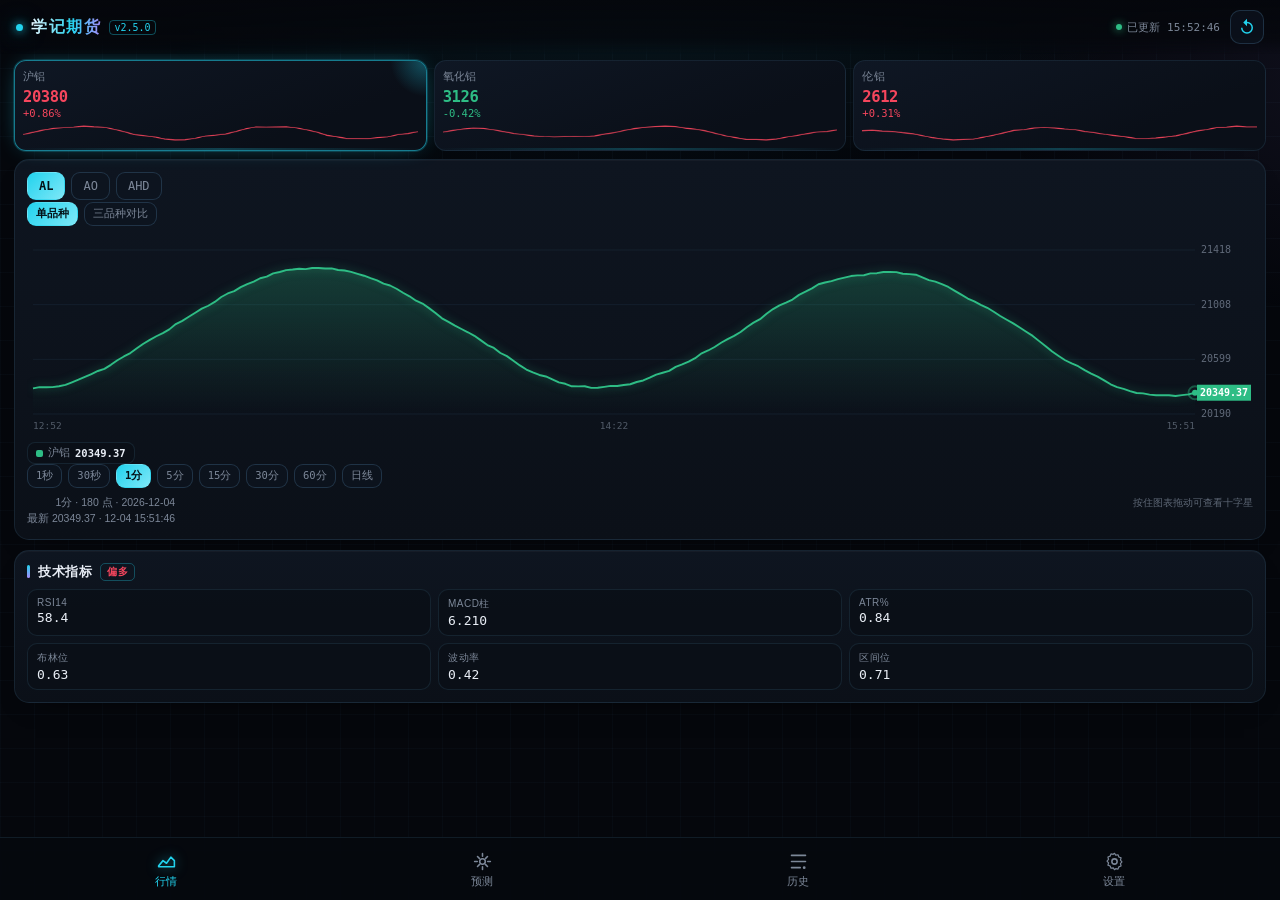
<file: android/app/src/main/assets/index.html>
<!DOCTYPE html>
<html lang="zh-CN">
<head>
<meta charset="utf-8">
<meta name="viewport" content="width=device-width,initial-scale=1,viewport-fit=cover,user-scalable=no">
<meta name="theme-color" content="#05070C" id="themeColor">
<title>学记期货 · 趋势预测</title>
<script>
/* 首屏前先定主题，避免白/黑闪烁 */
(function () {
  var t = (location.search.match(/[?&]theme=(dark|light)/) || [])[1];
  if (!t) {
    try { t = JSON.parse(window.Native ? Native.settings() : '{"theme":"dark"}').theme; } catch (e) { }
  }
  if (t === 'light') document.documentElement.classList.add('light');
})();
</script>
<link rel="stylesheet" href="app.css">
</head>
<body>
<div id="app">

  <header class="hdr">
    <div class="brand">
      <span class="brand-dot"></span>
      <b>学记期货</b>
      <i id="brandVer">v2</i>
    </div>
    <div class="hdr-right">
      <span id="live" class="live"><span class="live-dot"></span>初始化</span>
      <button id="btnRefresh" class="icon-btn" aria-label="刷新数据">
        <svg viewBox="0 0 24 24" width="18" height="18"><path d="M12 5V1L7 6l5 5V7a6 6 0 1 1-6 6H4a8 8 0 1 0 8-8z" fill="currentColor"/></svg>
      </button>
    </div>
  </header>

  <main id="main">

    <!-- ============ 行情 ============ -->
    <section class="view active" id="v-market">
      <div class="cards" id="quoteCards"></div>

      <div class="panel">
        <div class="chips" id="prodChips"></div>
        <div class="chips small" id="modeChips"></div>
        <div class="chart-wrap">
          <canvas id="chart"></canvas>
          <div class="chart-empty" id="chartEmpty">等待数据…<br><span class="muted" style="font-size:11px">本地无该周期K线，正在自动同步</span></div>
        </div>
        <div class="chart-legend" id="chartLegend"></div>
        <div class="chips small" id="periodChips"></div>
        <div class="chart-foot">
          <span class="muted" id="chartMeta">—</span>
          <span class="chart-tip">按住图表拖动可查看十字星</span>
        </div>
      </div>

      <div class="panel">
        <div class="panel-title">技术指标 <span id="indBias" class="tag">—</span></div>
        <div class="ind-grid" id="indGrid"></div>
      </div>

      <div class="server-compare" id="serverCompare" hidden></div>
    </section>

    <!-- ============ 预测 ============ -->
    <section class="view" id="v-forecast">
      <div class="hero" id="hero">
        <div class="hero-label">综合结论</div>
        <div class="hero-main" id="heroMain">—</div>
        <div class="hero-meter"><div class="hero-meter-fill" id="heroFill"></div></div>
        <div class="hero-sub">
          <span id="heroScore">评分 —</span>
          <span id="heroPrice">—</span>
        </div>
        <div class="hero-rec" id="heroRec">—</div>
      </div>

      <div class="panel">
        <div class="row-between">
          <div class="panel-title">七周期方向（量化模型）</div>
          <button id="btnPredict" class="btn ghost">更新预测</button>
        </div>
        <div class="prog-wrap" id="predProgWrap" hidden>
          <div class="prog"><i id="predProgBar"></i></div>
          <div class="prog-meta">
            <span id="predProgText">准备刷新…</span>
            <span id="predProgPct">0%</span>
          </div>
        </div>
        <div class="hint" id="predInfo">整分钟自动更新短线四档（1/5/15/30 分钟），整点全量重算七档。</div>
        <div class="hz-grid" id="hzGrid"></div>
      </div>

      <div class="panel">
        <div class="row-between">
          <div class="panel-title">大模型多周期趋势</div>
          <button id="btnLlm" class="btn ghost">生成分析</button>
        </div>
        <div id="llmBox" class="llm">
          <div class="muted">在「设置」填写模型 API Key 后，可让大模型基于历史数据给出 1分钟 / 5分钟 / 15分钟 / 30分钟 / 4小时 / 8小时 / 1天 七个周期的趋势建议与目标区间。</div>
        </div>
      </div>
    </section>

    <!-- ============ 历史 ============ -->
    <section class="view" id="v-history">
      <div class="stat-row" id="statRow"></div>
      <div class="chips" id="histChips"></div>
      <div id="histList" class="hist-list"></div>
    </section>

    <!-- ============ 设置 ============ -->
    <section class="view" id="v-settings">

      <div class="panel">
        <div class="panel-title">界面风格</div>
        <div class="field-label">配色模式</div>
        <div class="chips" id="themeChips"></div>
        <div class="hint">白天模式适合户外强光下查看，切换后立即生效并记住选择。</div>
      </div>

      <div class="panel">
        <div class="panel-title">数据刷新</div>
        <div class="field-label">自动刷新间隔（后台持续采集）</div>
        <div class="chips" id="intervalChips"></div>
        <div class="hint">曲线与预测保存在手机本地，断网也能查看历史。</div>
      </div>

      <div class="panel">
        <div class="panel-title">大模型</div>
        <div class="field-label">API 地址（OpenAI 兼容）</div>
        <input id="llmBase" class="input" placeholder="https://api.deepseek.com/v1" autocapitalize="off" spellcheck="false">
        <div class="field-label">模型名称</div>
        <input id="llmModel" class="input" placeholder="deepseek-chat" autocapitalize="off" spellcheck="false">
        <div class="field-label">API Key <span id="llmMask" class="muted"></span></div>
        <input id="llmKey" class="input" type="password" placeholder="留空表示不修改" autocapitalize="off" spellcheck="false">
        <div class="row-btns">
          <button class="btn ghost" id="btnLlmClear">清除 Key</button>
          <button class="btn" id="btnLlmSave">保存</button>
        </div>
        <div class="hint">Key 仅存于本机并用系统密钥库加密。填写自定义 API 地址时，行情提示词与 API Key 会发送到该地址，请仅使用可信的 HTTPS 服务；默认仅发往 api.deepseek.com。</div>
      </div>

      <div class="panel">
        <div class="panel-title">应用更新</div>
        <div class="field-label">Gitee 个人令牌 <span id="gtMask" class="muted"></span></div>
        <input id="giteeToken" class="input" type="password" placeholder="私有仓库发行版需要令牌" autocapitalize="off" spellcheck="false">
        <div class="hint">更新源固定为 Gitee（首要源）：读取发行版与下载安装包都需令牌，令牌仅存本机。</div>
        <div class="row-btns">
          <button class="btn ghost" id="btnUpdateCheck">检查更新</button>
          <button class="btn" id="btnUpdateInstall" disabled>立即更新</button>
        </div>
        <div class="prog-wrap" id="updProgWrap" hidden>
          <div class="prog"><i id="updProgBar"></i></div>
          <div class="prog-meta">
            <span id="updProgText">准备下载…</span>
            <span id="updProgPct">0%</span>
          </div>
        </div>
        <div class="upd-info" id="updInfo"></div>
      </div>

      <div class="panel">
        <div class="panel-title">服务端对照</div>
        <div class="field-label">服务端地址（WSL 本机 FastAPI）</div>
        <input id="serverBase" class="input" value="http://127.0.0.1:8000" placeholder="http://127.0.0.1:8000" autocapitalize="off" spellcheck="false" autocomplete="off">
        <label class="chk server-toggle"><input type="checkbox" id="serverOn"><span>开启服务端数据：行情 / 预测取自服务端，用于双端对比</span></label>
        <div class="row-btns">
          <button class="btn ghost" id="btnServerTest">测试连接</button>
        </div>
        <div class="server-state" id="serverState">未开启</div>
        <div class="hint">WSL 本机 FastAPI，开启后行情 / 预测取自服务端用于双端对比，连不上自动回退本地。</div>
      </div>

      <div class="panel">
        <div class="panel-title">数据库同步（手机 ↔ 服务端）</div>
        <div class="field-label">服务端地址（电脑局域网 / WSL 后端）</div>
        <input id="dbServerBase" class="input" value="http://127.0.0.1:8000" placeholder="http://127.0.0.1:8000" autocapitalize="off" spellcheck="false" autocomplete="off">
        <div class="row-btns">
          <button class="btn" id="btnDbSync">与服务端同步</button>
          <button class="btn ghost" id="btnDbTest">测试连接</button>
        </div>
        <div class="row-btns">
          <button class="btn ghost danger" id="btnDbRebuild">重建本地数据库</button>
        </div>
        <div class="prog-wrap" id="dbProgWrap" hidden>
          <div class="prog"><i id="dbProgBar"></i></div>
          <div class="prog-meta">
            <span id="dbProgText">准备同步…</span>
            <span id="dbProgPct">0%</span>
          </div>
        </div>
        <div class="server-state" id="dbInfo">尚未同步</div>
        <div class="hint">
          手机需填 <b>http://&lt;电脑局域网IP&gt;:8000</b>（127.0.0.1 只指向手机自己，连不到电脑）；
          WSL 服务端须以 <b>0.0.0.0</b> 启动并配置 <b>Windows 端口转发</b>（netsh interface portproxy），
          手机与电脑需在同一局域网。地址保存在本机；「测试连接」只配置地址，<b>不会开启服务端对照</b>。
          同步是<b>双向增量</b>：下拉把服务端历史补到本地、上推把本地周期线回传服务端，
          单批失败自动跳过，<b>不影响本地离线使用</b>。
          「重建本地数据库」会清空本地 K 线并从预置库重新导入（ticks / 预测记录保留），需二次确认。
        </div>
        <div id="dbDiag"></div>
      </div>

      <div class="panel">
        <div class="panel-title">本地数据</div>
        <div class="stat-row tight two" id="dataStats"></div>
        <div class="row-btns">
          <button class="btn" id="btnSyncHistory">同步历史数据</button>
        </div>
        <label class="chk"><input type="checkbox" id="chkForceResync"><span>强制全量重写近 7 天（数据错乱时再勾）</span></label>
        <div class="prog-wrap" id="syncProgWrap" hidden>
          <div class="prog"><i id="syncProgBar"></i></div>
          <div class="prog-meta">
            <span id="syncProgText">准备同步…</span>
            <span id="syncProgPct">0%</span>
          </div>
        </div>
        <div class="hint" id="syncInfo">同步先体检最近 7 天完整性，再增量同步到最新（日线回溯 180 天）：逐根比对源站与本地，缺失或整段被清空就回补，无缺失才走增量。源站每周期最多 1023 根（1 分钟线约 2 个交易日），补不到的会如实标出覆盖起点；秒级只能本机采集。</div>
        <div class="row-btns">
          <button class="btn ghost danger" id="btnClearFc">清空预测记录</button>
        </div>
      </div>

      <div class="panel about">
        <div class="about-row"><span>应用</span><b>学记期货</b></div>
        <div class="about-row"><span>版本</span><b id="aboutVer">—</b></div>
        <div class="about-row"><span>数据源</span><span>新浪公开行情</span></div>
        <div class="about-row"><span>存储</span><span>手机本地 SQLite</span></div>
        <p class="disclaimer">本应用为量化统计研究与可视化演示，所有预测与建议均不构成投资建议。期货交易有杠杆风险，请自行判断并控制仓位。</p>
      </div>
    </section>

  </main>

  <nav class="tabbar">
    <button class="tab active" data-tab="market">
      <svg viewBox="0 0 24 24"><path d="M3 17l5-6 4 3 5-7 4 4v7H3z" fill="none" stroke="currentColor" stroke-width="1.8" stroke-linejoin="round"/></svg>
      <span>行情</span>
    </button>
    <button class="tab" data-tab="forecast">
      <svg viewBox="0 0 24 24"><path d="M12 3v3m0 12v3M3 12h3m12 0h3M6.3 6.3l2.1 2.1m7.2 7.2l2.1 2.1m0-11.4l-2.1 2.1M8.4 15.6l-2.1 2.1" stroke="currentColor" stroke-width="1.8" stroke-linecap="round"/><circle cx="12" cy="12" r="3.2" fill="none" stroke="currentColor" stroke-width="1.8"/></svg>
      <span>预测</span>
    </button>
    <button class="tab" data-tab="history">
      <svg viewBox="0 0 24 24"><path d="M4 5h16M4 12h16M4 19h10" stroke="currentColor" stroke-width="1.8" stroke-linecap="round"/><circle cx="18.5" cy="19" r="1.6" fill="currentColor"/></svg>
      <span>历史</span>
    </button>
    <button class="tab" data-tab="settings">
      <svg viewBox="0 0 24 24"><circle cx="12" cy="12" r="3" fill="none" stroke="currentColor" stroke-width="1.8"/><path d="M12 2.6l1.4 2.2 2.6-.5 1 2.6 2.5 1-.7 2.6 1.7 2-1.7 2 .7 2.6-2.5 1-1 2.6-2.6-.5L12 21.4l-1.4-2.2-2.6.5-1-2.6-2.5-1 .7-2.6-1.7-2 1.7-2-.7-2.6 2.5-1 1-2.6 2.6.5z" fill="none" stroke="currentColor" stroke-width="1.4" stroke-linejoin="round"/></svg>
      <span>设置</span>
    </button>
  </nav>

  <div class="toast" id="toast"></div>
</div>
<script src="app.js"></script>
</body>
</html>
</file>
<file: android/app/src/main/assets/app.css>
:root {
  --bg: #05070c;
  --panel: #0b1018;
  --panel2: #0e1520;
  --line: rgba(120, 200, 255, .10);
  --line2: rgba(120, 200, 255, .18);
  --text: #e8edf5;
  --muted: #7c8798;
  --cyan: #22d3ee;
  --violet: #a78bfa;
  --up: #f6465d;
  --down: #2ebd85;
  --flat: #8b95a6;
  --mono: ui-monospace, "SF Mono", "Cascadia Mono", Menlo, Consolas, monospace;

  /* 主题相关表面色 */
  --card-from: #0f1724;
  --card-to: #0a0f18;
  --inner: rgba(10, 16, 24, .9);
  --chip-bg: rgba(14, 21, 32, .7);
  --input-bg: rgba(4, 8, 14, .85);
  --hdr-bg: rgba(5, 7, 12, .96);
  --hdr-bg2: rgba(5, 7, 12, .74);
  --tab-bg: rgba(6, 9, 15, .92);
  --toast-bg: rgba(12, 19, 30, .96);
  --grid-line: rgba(120, 200, 255, .028);
  --glow1: rgba(34, 211, 238, .11);
  --glow2: rgba(167, 139, 250, .08);
  --hero-from: #0d1522;
  --hero-to: #080d14;
  --on-accent: #041016;
  --hero-text: #c6cedb;
  --llm-text: #c9d2df;
  --reason: #9fabbd;
  --hint: #6d7788;
  --brand: #eaf6ff;
  --shadow: 0 1px 0 rgba(255, 255, 255, .03) inset, 0 12px 30px -22px rgba(0, 0, 0, .9);
  --bar-track: rgba(255, 255, 255, .07);
}

/* 白天模式：白底 + 深字，青/紫点缀压暗以保证对比度 */
html.light {
  --bg: #eef2f7;
  --panel: #ffffff;
  --panel2: #f8fbff;
  --line: rgba(15, 60, 110, .10);
  --line2: rgba(15, 60, 110, .20);
  --text: #0d1a2b;
  --muted: #5f7086;
  --cyan: #0b8299;
  --violet: #6d4fe0;
  --up: #d92d20;
  --down: #0e8f52;
  --flat: #5b6b80;

  --card-from: #ffffff;
  --card-to: #f0f5fb;
  --inner: #ffffff;
  --chip-bg: rgba(255, 255, 255, .92);
  --input-bg: #ffffff;
  --hdr-bg: rgba(238, 242, 247, .96);
  --hdr-bg2: rgba(238, 242, 247, .80);
  --tab-bg: rgba(255, 255, 255, .95);
  --toast-bg: rgba(255, 255, 255, .98);
  --grid-line: rgba(15, 60, 110, .05);
  --glow1: rgba(34, 211, 238, .20);
  --glow2: rgba(109, 79, 224, .10);
  --hero-from: #ffffff;
  --hero-to: #eef5fc;
  --on-accent: #ffffff;
  --hero-text: #24313f;
  --llm-text: #24313f;
  --reason: #475569;
  --hint: #7a8797;
  --brand: #0b3a5c;
  --shadow: 0 1px 0 rgba(255, 255, 255, .9) inset, 0 10px 26px -22px rgba(15, 60, 110, .55);
  --bar-track: rgba(15, 60, 110, .10);
}

* { box-sizing: border-box; -webkit-tap-highlight-color: transparent; }

html, body {
  margin: 0;
  padding: 0;
  width: 100%;
  overflow-x: hidden;
  background: var(--bg);
  color: var(--text);
  font-family: -apple-system, BlinkMacSystemFont, "PingFang SC", "Noto Sans CJK SC",
               "Microsoft YaHei", sans-serif;
  font-size: 14px;
  -webkit-font-smoothing: antialiased;
  overscroll-behavior-y: contain;
}

body::before {
  content: "";
  position: fixed;
  inset: 0;
  pointer-events: none;
  background:
    radial-gradient(900px 500px at 50% -12%, var(--glow1), transparent 62%),
    radial-gradient(700px 420px at 110% 8%, var(--glow2), transparent 60%),
    linear-gradient(var(--grid-line) 1px, transparent 1px),
    linear-gradient(90deg, var(--grid-line) 1px, transparent 1px);
  background-size: auto, auto, 34px 34px, 34px 34px;
  z-index: 0;
}

#app { position: relative; z-index: 1; }

/* ---------- header ---------- */
.hdr {
  position: sticky;
  top: 0;
  z-index: 20;
  display: flex;
  align-items: center;
  justify-content: space-between;
  padding: calc(env(safe-area-inset-top) + 10px) 16px 10px;
  background: linear-gradient(180deg, var(--hdr-bg), var(--hdr-bg2) 70%, transparent);
  backdrop-filter: blur(12px);
}

.brand { display: flex; align-items: center; gap: 8px; }
.brand b {
  font-size: 16px;
  letter-spacing: .10em;
  font-weight: 700;
  background: linear-gradient(92deg, var(--brand), var(--cyan) 58%, var(--violet));
  -webkit-background-clip: text;
  background-clip: text;
  color: transparent;
}
.brand em {
  font-style: normal;
  font-size: 9px;
  letter-spacing: .16em;
  color: var(--muted);
  font-family: var(--mono);
  transform: translateY(1px);
}
.brand i {
  font-style: normal;
  font-size: 10px;
  color: var(--cyan);
  border: 1px solid rgba(34, 211, 238, .35);
  border-radius: 4px;
  padding: 1px 4px;
  font-family: var(--mono);
}
.brand-dot {
  width: 7px; height: 7px; border-radius: 50%;
  background: var(--cyan);
  box-shadow: 0 0 10px var(--cyan), 0 0 22px rgba(34, 211, 238, .55);
  animation: pulse 2.4s infinite;
}
@keyframes pulse { 0%, 100% { opacity: 1; } 50% { opacity: .35; } }

.hdr-right { display: flex; align-items: center; gap: 10px; }
.live {
  display: inline-flex; align-items: center; gap: 5px;
  font-size: 11px; color: var(--muted);
  font-family: var(--mono);
}
.live-dot {
  width: 6px; height: 6px; border-radius: 50%;
  background: var(--flat);
}
.live.ok .live-dot { background: var(--down); box-shadow: 0 0 8px var(--down); }
.live.err .live-dot { background: var(--up); box-shadow: 0 0 8px var(--up); }

.icon-btn {
  width: 34px; height: 34px;
  display: grid; place-items: center;
  border-radius: 10px;
  border: 1px solid var(--line2);
  background: var(--chip-bg);
  color: var(--cyan);
  padding: 0;
}
.icon-btn:active { transform: scale(.94); }
.icon-btn.spin svg { animation: spin .9s linear infinite; }
@keyframes spin { to { transform: rotate(360deg); } }

/* ---------- layout ---------- */
main {
  padding: 2px 14px calc(80px + env(safe-area-inset-bottom));
}
.view { display: none; padding-top: 2px; animation: fade .22s ease; }
.view.active { display: block; }
@keyframes fade { from { opacity: 0; transform: translateY(6px); } to { opacity: 1; transform: none; } }

.panel {
  min-width: 0;
  background: linear-gradient(180deg, var(--panel2), var(--panel));
  border: 1px solid var(--line);
  border-radius: 15px;
  padding: 12px;
  margin-bottom: 10px;
  box-shadow: var(--shadow);
}
.panel-title {
  font-size: 13px;
  font-weight: 600;
  letter-spacing: .04em;
  margin-bottom: 8px;
  display: flex;
  align-items: center;
  gap: 8px;
}
.panel-title::before {
  content: "";
  width: 3px; height: 13px;
  border-radius: 2px;
  background: linear-gradient(180deg, var(--cyan), var(--violet));
}
.row-between { display: flex; align-items: center; justify-content: space-between; gap: 10px; }
.row-btns { display: flex; gap: 10px; margin-top: 12px; }
.row-btns .btn { flex: 1; }
.muted { color: var(--muted); font-size: 12px; }

/* ---------- quote cards：三品种一屏并排 ---------- */
.cards {
  display: grid;
  grid-template-columns: repeat(3, minmax(0, 1fr));
  gap: 7px;
  padding: 2px 0 8px;
}

.qcard {
  min-width: 0;
  background: linear-gradient(160deg, var(--card-from), var(--card-to) 72%);
  border: 1px solid var(--line);
  border-radius: 12px;
  padding: 9px 8px 8px;
  position: relative;
  overflow: hidden;
}
.qcard.active {
  border-color: rgba(34, 211, 238, .55);
  box-shadow: 0 0 0 1px rgba(34, 211, 238, .18), 0 0 24px -10px rgba(34, 211, 238, .7);
}
.qcard.active::after {
  content: "";
  position: absolute; top: 0; right: 0;
  width: 36px; height: 36px;
  background: radial-gradient(circle at 100% 0, rgba(34, 211, 238, .35), transparent 70%);
}
.qcard .qname {
  font-size: 10.5px; color: var(--muted); letter-spacing: .02em;
  white-space: nowrap; overflow: hidden; text-overflow: ellipsis;
}
.qcard .qprice {
  font-family: var(--mono);
  font-size: 15.5px;
  font-weight: 600;
  margin: 4px 0 1px;
  letter-spacing: -.4px;
  white-space: nowrap;
}
.qcard .qchg { font-family: var(--mono); font-size: 10.5px; }
.qcard .qspark { height: 18px; margin-top: 5px; width: 100%; display: block; opacity: .92; }
.qcard .qbar {
  position: absolute; left: 0; bottom: 0; height: 2px; width: 100%;
  background: linear-gradient(90deg, transparent, rgba(34, 211, 238, .5), transparent);
  opacity: .5;
}

.up { color: var(--up); }
.down { color: var(--down); }
.flat { color: var(--flat); }

/* ---------- chips ---------- */
.chips { display: flex; gap: 6px; overflow-x: auto; scrollbar-width: none; padding-bottom: 2px; }
.chips::-webkit-scrollbar { display: none; }
.chip {
  flex: 0 0 auto;
  border: 1px solid var(--line2);
  background: var(--chip-bg);
  color: var(--muted);
  border-radius: 9px;
  padding: 6px 11px;
  font-size: 12px;
  font-family: var(--mono);
  transition: .16s;
}
.chip.on {
  color: var(--on-accent);
  background: linear-gradient(135deg, var(--cyan), #7ee7f7);
  border-color: transparent;
  font-weight: 600;
}
html.light .chip.on {
  background: linear-gradient(135deg, var(--cyan), #37c2d8);
  color: #ffffff;
}
.chips.small .chip { padding: 4px 8px; font-size: 10.5px; }

/* ---------- chart ---------- */
.chart-wrap { position: relative; margin: 8px 0 2px; height: 200px; }
#chart {
  width: 100%; height: 200px; display: block;
  touch-action: none;          /* 十字星需要完整的手势事件 */
  cursor: crosshair;
}
.chart-empty {
  position: absolute; inset: 0;
  display: grid; place-items: center;
  color: var(--muted); font-size: 12px;
  pointer-events: none;
}
.chart-foot {
  margin-top: 5px; line-height: 1.4;
  display: flex; justify-content: space-between; align-items: baseline; gap: 8px;
}
.chart-foot .muted { font-size: 10.5px; text-align: right; line-height: 1.5; }
.chart-foot .cm-ok { color: var(--muted); }
.chart-foot .cm-warn { color: #f0a63c; font-weight: 600; }
html.light .chart-foot .cm-warn { color: #b96b00; }
.chart-tip { flex: 0 0 auto; font-size: 9.5px; color: var(--muted); opacity: .72; }

/* ---------- 图例 ---------- */
.chart-legend { display: flex; gap: 6px; margin-top: 6px; flex-wrap: wrap; }
.chart-legend .lg {
  display: inline-flex; align-items: center; gap: 5px;
  border: 1px solid var(--line); background: var(--inner);
  border-radius: 8px; padding: 3px 8px; color: var(--text);
  font-family: var(--mono); font-size: 10.5px;
}
.chart-legend .lg[disabled] { opacity: 1; }
.chart-legend .lg.off { opacity: .38; }
.chart-legend .lg i { width: 7px; height: 7px; border-radius: 2px; display: block; }
.chart-legend .lg-name { color: var(--muted); }
.chart-legend .lg-pct { font-weight: 600; }

/* ---------- indicators ---------- */
.ind-grid { display: grid; grid-template-columns: repeat(3, minmax(0, 1fr)); gap: 7px; }
.ind {
  background: var(--inner);
  border: 1px solid var(--line);
  border-radius: 10px;
  padding: 7px 9px;
}
.ind .k { font-size: 10px; color: var(--muted); letter-spacing: .05em; }
.ind .v {
  font-family: var(--mono); font-size: 13px; margin-top: 2px;
  white-space: nowrap; overflow: hidden; text-overflow: ellipsis;
}
.tag {
  font-size: 10px;
  color: var(--cyan);
  border: 1px solid rgba(34, 211, 238, .3);
  border-radius: 5px;
  padding: 1px 6px;
  font-family: var(--mono);
}

/* ---------- hero ---------- */
.hero {
  border-radius: 18px;
  padding: 18px 16px 16px;
  margin-bottom: 12px;
  background:
    radial-gradient(500px 200px at 8% 0, var(--glow1), transparent 60%),
    linear-gradient(165deg, var(--hero-from), var(--hero-to) 75%);
  border: 1px solid var(--line2);
  position: relative;
  overflow: hidden;
}
.hero::after {
  content: "";
  position: absolute; inset: 0;
  background: linear-gradient(180deg, transparent 60%, rgba(34, 211, 238, .05));
  pointer-events: none;
}
.hero-label { font-size: 11px; color: var(--muted); letter-spacing: .18em; }
.hero-main {
  font-size: 40px;
  font-weight: 700;
  letter-spacing: .04em;
  margin: 6px 0 12px;
  font-family: var(--mono);
}
.hero-meter {
  height: 5px; border-radius: 3px;
  background: var(--bar-track);
  overflow: hidden;
}
.hero-meter-fill {
  height: 100%; width: 50%;
  background: linear-gradient(90deg, var(--down), var(--flat), var(--up));
  border-radius: 3px;
  transition: width .4s ease;
}
.hero-sub {
  display: flex; justify-content: space-between;
  margin-top: 9px;
  font-family: var(--mono); font-size: 12px; color: var(--muted);
}
.hero-rec { margin-top: 12px; font-size: 12.5px; line-height: 1.65; color: var(--hero-text); }

/* ---------- horizon grid ---------- */
.hz-grid { display: grid; grid-template-columns: repeat(2, minmax(0, 1fr)); gap: 8px; }
.hz {
  border: 1px solid var(--line);
  border-radius: 12px;
  padding: 10px 11px;
  background: var(--inner);
}
.hz .h-top { display: flex; justify-content: space-between; align-items: baseline; }
.hz .h-label { font-size: 11px; color: var(--muted); }
.hz .h-dir { font-family: var(--mono); font-size: 13px; font-weight: 600; }
.hz .h-bar {
  height: 3px; border-radius: 2px; background: var(--bar-track);
  margin: 8px 0 6px; overflow: hidden;
}
.hz .h-bar i { display: block; height: 100%; border-radius: 2px; }
.hz .h-foot {
  display: flex; justify-content: space-between;
  font-family: var(--mono); font-size: 10.5px; color: var(--muted);
}

/* ---------- llm ---------- */
.llm { font-size: 13px; line-height: 1.7; color: var(--llm-text); }
.llm .llm-head {
  display: flex; align-items: center; gap: 8px; margin-bottom: 8px;
}
.llm .llm-dir { font-family: var(--mono); font-weight: 700; font-size: 15px; }
.llm .llm-sec { margin-top: 10px; }
.llm .llm-sec b { display: block; font-size: 11px; color: var(--muted); letter-spacing: .1em; margin-bottom: 4px; }
.llm ul { margin: 0; padding-left: 17px; }
.llm li { margin: 3px 0; }
.llm .raw {
  margin-top: 10px; padding: 10px; border-radius: 10px;
  background: var(--inner); border: 1px solid var(--line);
  font-size: 11.5px; color: var(--muted); white-space: pre-wrap; word-break: break-word;
  max-height: 190px; overflow: auto;
}

/* ---------- history ---------- */
.stat-row { display: grid; grid-template-columns: repeat(3, minmax(0, 1fr)); gap: 8px; margin-bottom: 12px; }
.stat-row.tight { margin-bottom: 4px; }
.stat-row.two { grid-template-columns: repeat(2, minmax(0, 1fr)); }
.stat {
  background: linear-gradient(180deg, var(--panel2), var(--panel));
  border: 1px solid var(--line);
  border-radius: 13px;
  padding: 11px;
  text-align: center;
}
.stat .k { font-size: 10px; color: var(--muted); letter-spacing: .06em; }
.stat .v { font-family: var(--mono); font-size: 18px; font-weight: 600; margin-top: 4px; }

.hist-list { margin-top: 10px; }
.hitem {
  border: 1px solid var(--line);
  background: var(--inner);
  border-radius: 13px;
  padding: 11px 12px;
  margin-bottom: 8px;
}
.hitem .h-row1 { display: flex; justify-content: space-between; align-items: center; }
.hitem .h-who { font-size: 12.5px; font-weight: 600; }
.hitem .h-who span { color: var(--muted); font-weight: 400; margin-left: 6px; font-family: var(--mono); font-size: 11px; }
.hitem .h-time { font-size: 10.5px; color: var(--muted); font-family: var(--mono); }
.hitem .h-row2 {
  display: flex; gap: 12px; flex-wrap: wrap;
  margin-top: 7px; font-family: var(--mono); font-size: 11.5px; color: var(--muted);
}
.hitem .h-reason {
  margin-top: 7px; font-size: 11.5px; color: var(--reason); line-height: 1.55;
  border-top: 1px dashed var(--line); padding-top: 7px;
}
.badge {
  font-size: 10px; font-family: var(--mono);
  border-radius: 5px; padding: 1px 6px; border: 1px solid;
}
.badge.hit { color: var(--down); border-color: rgba(46, 189, 133, .4); background: rgba(46, 189, 133, .1); }
.badge.miss { color: var(--up); border-color: rgba(246, 70, 93, .4); background: rgba(246, 70, 93, .1); }
.badge.wait { color: var(--muted); border-color: var(--line2); }
.badge.llm { color: var(--violet); border-color: rgba(167, 139, 250, .4); }

.empty {
  text-align: center; color: var(--muted); font-size: 12.5px;
  padding: 38px 0; line-height: 1.8;
}

/* ---------- settings ---------- */
.field-label { font-size: 11.5px; color: var(--muted); margin: 12px 0 6px; letter-spacing: .04em; }
.field-label:first-of-type { margin-top: 2px; }
.input {
  width: 100%;
  background: var(--input-bg);
  border: 1px solid var(--line2);
  border-radius: 10px;
  color: var(--text);
  padding: 11px 12px;
  font-size: 13px;
  font-family: var(--mono);
  outline: none;
}
.input:focus { border-color: rgba(34, 211, 238, .55); box-shadow: 0 0 0 3px rgba(34, 211, 238, .1); }
.hint { font-size: 11px; color: var(--hint); margin-top: 10px; line-height: 1.6; }

.btn {
  border: 1px solid transparent;
  border-radius: 10px;
  padding: 10px 16px;
  font-size: 13px;
  font-weight: 600;
  color: var(--on-accent);
  background: linear-gradient(135deg, var(--cyan), #86e9f8);
}
html.light .btn { background: linear-gradient(135deg, var(--cyan), #37c2d8); color: #ffffff; }
html.light .btn.ghost { background: #ffffff; color: var(--text); border-color: var(--line2); }
html.light .btn.danger { background: #ffffff; color: var(--up); border-color: rgba(217, 45, 32, .35); }
.btn:active { transform: scale(.98); }
.btn.ghost {
  background: var(--chip-bg);
  border-color: var(--line2);
  color: var(--text);
}
.btn.danger { color: var(--up); border-color: rgba(246, 70, 93, .35); }
.btn:disabled { opacity: .42; }

.upd-info { margin-top: 10px; font-size: 12px; color: var(--muted); line-height: 1.65; white-space: pre-wrap; }

/* ---------- 进度条（应用更新下载 / 历史同步） ---------- */
.prog-wrap { margin-top: 10px; }
.prog-wrap[hidden] { display: none; }
.prog {
  position: relative;
  height: 6px;
  border-radius: 999px;
  background: var(--bar-track);
  overflow: hidden;
}
.prog > i {
  display: block;
  height: 100%;
  width: 0;
  border-radius: 999px;
  background: linear-gradient(90deg, var(--cyan), var(--violet));
  box-shadow: 0 0 10px -2px var(--cyan);
  transition: width .18s linear;
}
/* 总长度未知（服务端没给 Content-Length）时的滑动占位 */
.prog.indet > i {
  width: 38% !important;
  animation: progSlide 1.1s ease-in-out infinite;
}
.prog.done > i { background: linear-gradient(90deg, var(--down), var(--cyan)); }
.prog.fail > i { background: var(--up); box-shadow: none; }
/* 失败时整条轨道带红底，避免进度为 0 时看不出失败态 */
.prog.fail { background: rgba(246, 70, 93, .18); }
/* 检查完成但无新版本：灰色完成态，不抢眼但要能看出「已走完」 */
.prog.idle > i { background: var(--flat); opacity: .8; box-shadow: none; }

/* ---------- 勾选项 ---------- */
.chk {
  display: flex;
  align-items: center;
  gap: 8px;
  margin-top: 10px;
  font-size: 12px;
  line-height: 1.5;
  color: var(--muted);
}
.chk input { width: 15px; height: 15px; accent-color: var(--cyan); flex: none; }
@keyframes progSlide {
  0% { transform: translateX(-100%); }
  100% { transform: translateX(280%); }
}
.prog-meta {
  display: flex; justify-content: space-between; align-items: baseline;
  gap: 8px; margin-top: 5px;
  font-family: var(--mono); font-size: 10.5px; color: var(--muted);
}
.prog-meta > span:first-child { flex: 1 1 auto; min-width: 0; }
.prog-meta #updProgPct, .prog-meta #syncProgPct,
.prog-meta #predProgPct { flex: 0 0 auto; margin-left: 10px; color: var(--text); }
@media (prefers-reduced-motion: reduce) {
  .prog > i { transition: none; }
  .prog.indet > i { animation: none; width: 100% !important; opacity: .45; }
}

.about-row {
  display: flex; justify-content: space-between;
  padding: 8px 0; font-size: 12.5px;
  border-bottom: 1px solid var(--line);
}
.about-row span { color: var(--muted); }
.about-row b { font-family: var(--mono); }
.disclaimer { font-size: 11px; color: var(--hint); line-height: 1.7; margin: 12px 0 0; }

/* ---------- tabbar ---------- */
.tabbar {
  position: fixed;
  left: 0; right: 0; bottom: 0;
  z-index: 30;
  display: grid;
  grid-template-columns: repeat(4, 1fr);
  padding: 6px 8px calc(6px + env(safe-area-inset-bottom));
  background: var(--tab-bg);
  backdrop-filter: blur(18px);
  border-top: 1px solid var(--line);
}
.tab {
  background: none; border: 0;
  display: flex; flex-direction: column; align-items: center; gap: 3px;
  color: var(--muted);
  padding: 7px 0 5px;
  font-size: 10.5px;
  transition: color .18s;
}
.tab svg { width: 21px; height: 21px; }
.tab.active { color: var(--cyan); }
.tab.active svg { filter: drop-shadow(0 0 6px rgba(34, 211, 238, .55)); }
.tab:focus, .chip:focus, .btn:focus, .icon-btn:focus, .input:focus { outline: none; }

/* 系统开启「减少动态效果」时不做过渡与动画 */
@media (prefers-reduced-motion: reduce) {
  * { transition: none !important; animation: none !important; }
}

/* ---------- toast ---------- */
.toast {
  position: fixed;
  left: 50%; bottom: calc(92px + env(safe-area-inset-bottom));
  transform: translate(-50%, 12px);
  background: var(--toast-bg);
  border: 1px solid var(--line2);
  color: var(--text);
  padding: 9px 16px;
  border-radius: 10px;
  font-size: 12.5px;
  opacity: 0;
  pointer-events: none;
  transition: .22s;
  z-index: 50;
  max-width: 84%;
  text-align: center;
  box-shadow: 0 10px 26px -18px rgba(0, 0, 0, .8);
}
.toast.show { opacity: 1; transform: translate(-50%, 0); }

/* ---------- 大模型七周期矩阵 ---------- */
.llm-matrix {
  margin-top: 8px;
  border: 1px solid var(--line);
  border-radius: 10px;
  overflow: hidden;
}
.lm-item { border-bottom: 1px solid var(--line); padding: 7px 9px; }
.lm-item:last-child { border-bottom: 0; }
.lm-line {
  display: grid;
  grid-template-columns: 48px 44px 40px 1fr;
  align-items: center;
  gap: 6px;
  font-family: var(--mono);
  font-size: 12px;
}
.lm-k { color: var(--muted); font-size: 11px; }
.lm-d { font-weight: 700; }
.lm-c { color: var(--muted); font-size: 11px; }
.lm-t { text-align: right; font-size: 11.5px; color: var(--text); }
.lm-note {
  margin-top: 3px;
  font-size: 10.5px;
  line-height: 1.5;
  color: var(--muted);
}
html.light .lm-t { color: #16324f; }

/* ---------- 服务端对照 ---------- */
.server-toggle { margin-top: 12px; }
.server-toggle input { width: 16px; height: 16px; }
.server-state {
  margin-top: 10px;
  font-family: var(--mono);
  font-size: 11px;
  line-height: 1.6;
  color: var(--muted);
  white-space: pre-wrap;
  word-break: break-word;
  border: 1px dashed var(--line2);
  border-radius: 9px;
  padding: 8px 10px;
  background: var(--inner);
}
.server-state.ok { color: var(--down); border-color: rgba(46, 189, 133, .4); }
.server-state.err { color: var(--up); border-color: rgba(246, 70, 93, .4); }
.server-state .server-cmp { color: var(--muted); }
.server-compare {
  margin: 2px 0 8px;
  padding: 8px 10px;
  border: 1px solid var(--line2);
  border-radius: 10px;
  background: var(--inner);
  font-family: var(--mono);
  font-size: 10.5px;
  line-height: 1.6;
  color: var(--muted);
  word-break: break-word;
}
.server-compare[hidden] { display: none; }

/* ---------- 数据库同步（设置页） ---------- */
.db-diag-title {
  margin-top: 10px;
  font-size: 11.5px;
  color: var(--muted);
  letter-spacing: .04em;
}
.db-diag {
  margin-top: 6px;
  border: 1px dashed var(--line2);
  border-radius: 9px;
  padding: 8px 10px;
  background: var(--inner);
  font-family: var(--mono);
  font-size: 10.5px;
  line-height: 1.75;
  color: var(--muted);
  word-break: break-word;
  max-height: 280px;
  overflow: auto;
}
.db-diag b { color: var(--text); font-weight: 600; }
.db-diag .dg-warn { color: var(--up); }
.db-diag .dg-ok { color: var(--down); }
/* 与 upd/sync/pred 进度条右侧百分比保持一致（新增，不改已有规则） */
.prog-meta #dbProgPct { flex: 0 0 auto; margin-left: 10px; color: var(--text); }
</file>
